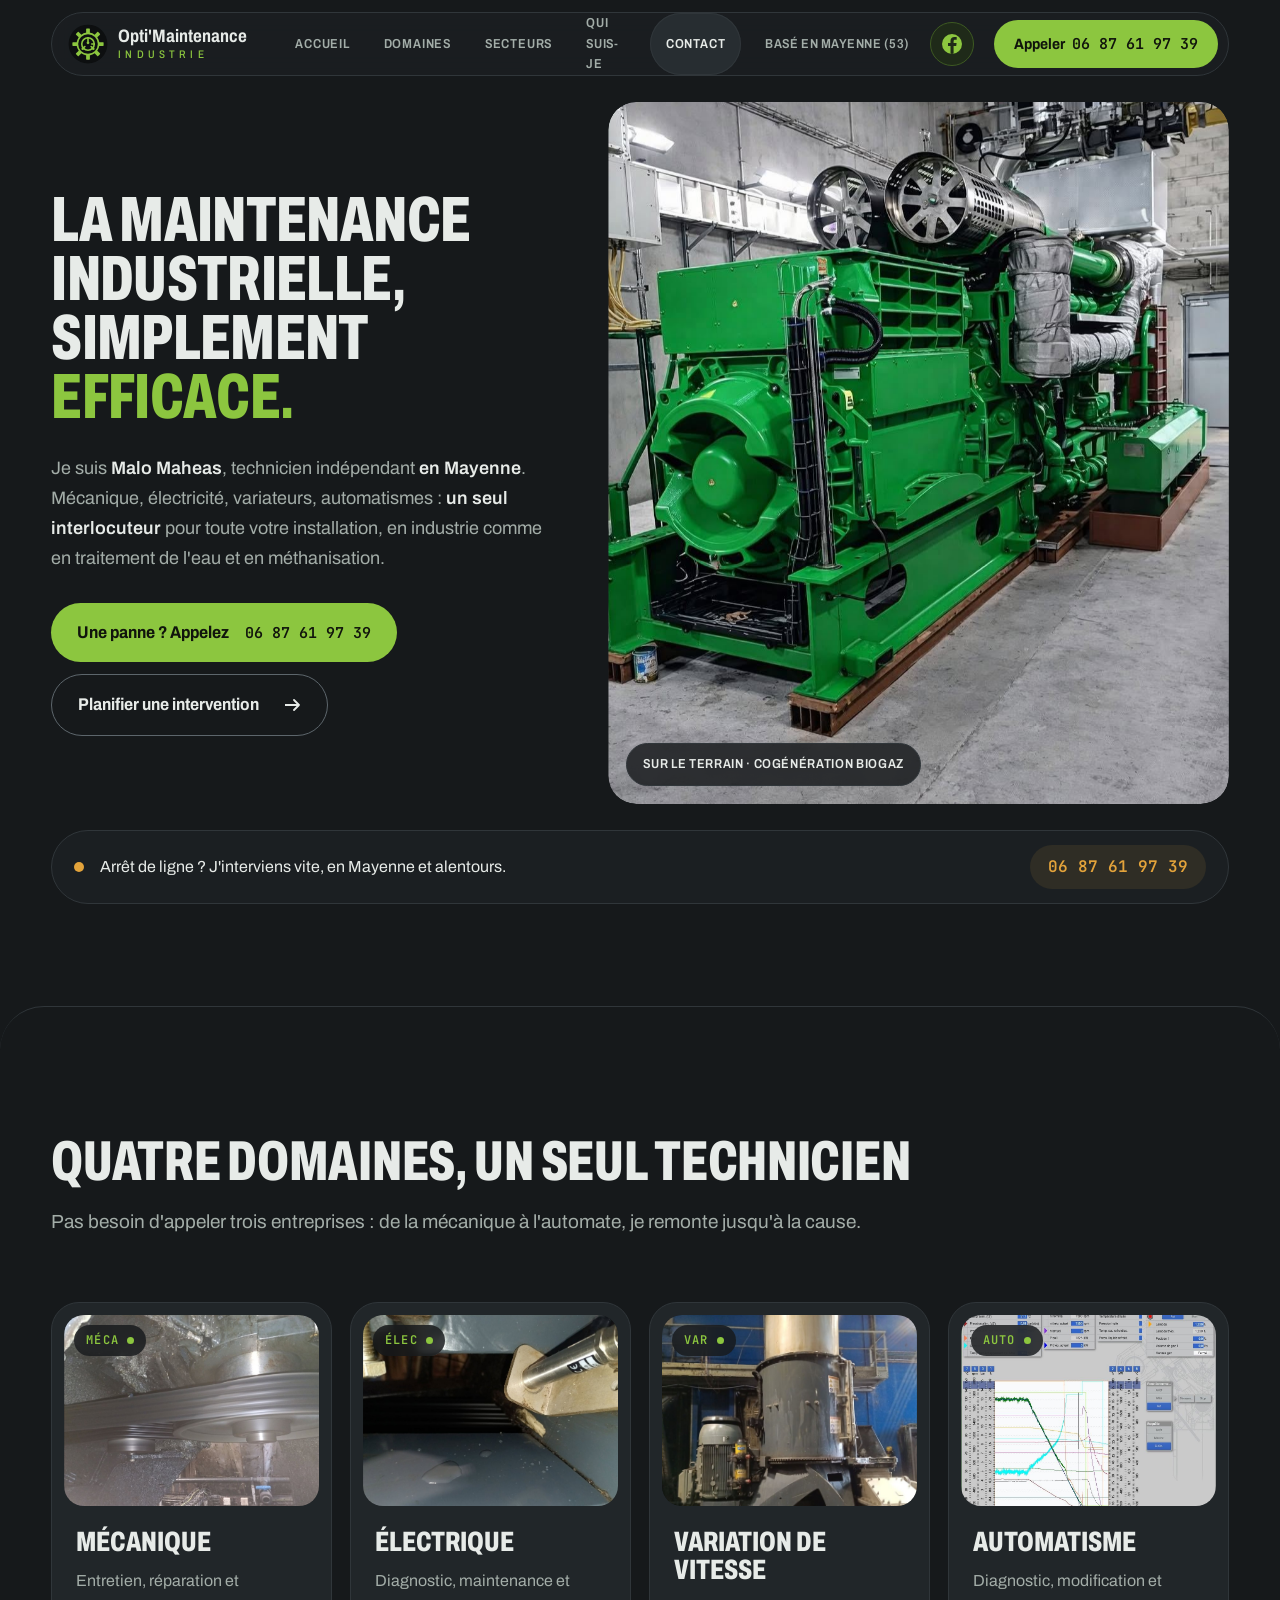
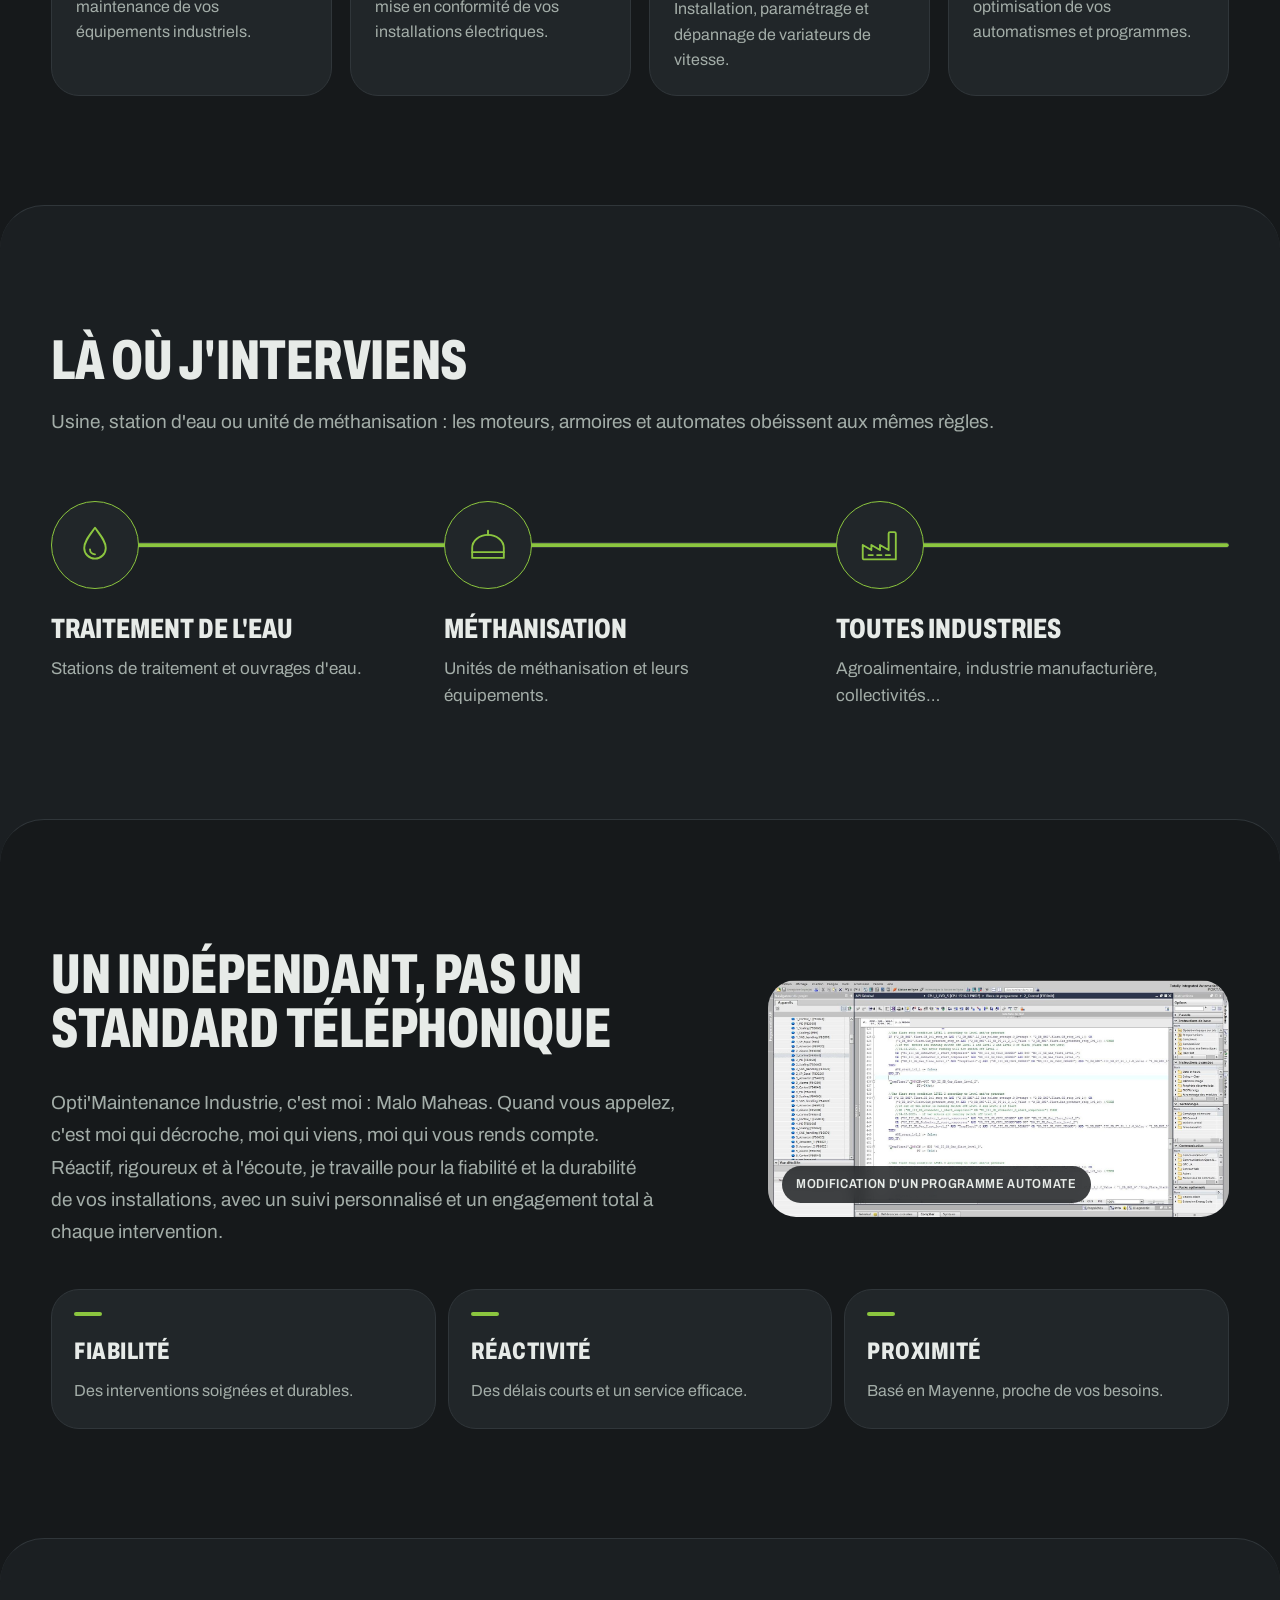
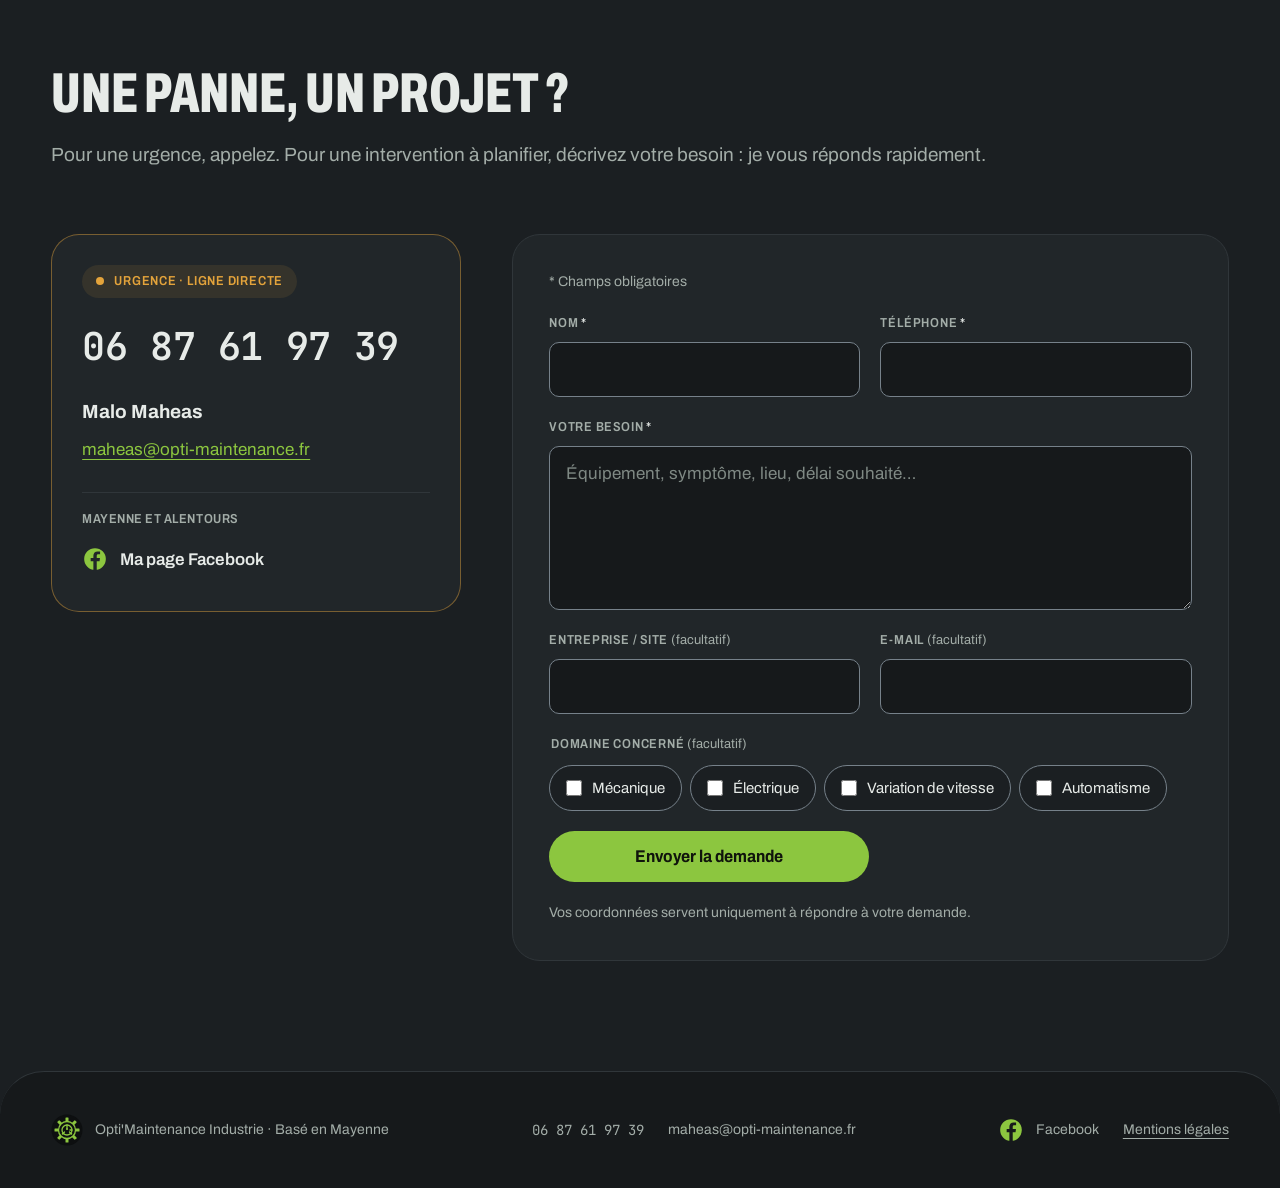
<file: index.html>
<!doctype html>
<html lang="fr">
<head>
<meta charset="utf-8">
<meta name="viewport" content="width=device-width, initial-scale=1">
<title>Opti'Maintenance Industrie · Maintenance industrielle en Mayenne</title>
<meta name="description" content="Malo Maheas, technicien indépendant en Mayenne : maintenance mécanique, électrique, variation de vitesse et automatisme pour l'industrie, le traitement de l'eau et la méthanisation.">
<meta name="theme-color" content="#16191b">
<link rel="canonical" href="https://guillaumegabourg.github.io/opti-maintenance-site/">
<link rel="icon" href="assets/logo.svg" type="image/svg+xml">
<meta property="og:type" content="website">
<meta property="og:title" content="Opti'Maintenance Industrie · La maintenance industrielle, simplement efficace.">
<meta property="og:description" content="Technicien indépendant en Mayenne : mécanique, électrique, variation de vitesse, automatisme.">
<meta property="og:url" content="https://guillaumegabourg.github.io/opti-maintenance-site/">
<meta property="og:locale" content="fr_FR">
<link rel="preload" href="fonts/archivo-latin.woff2" as="font" type="font/woff2" crossorigin>
<link rel="stylesheet" href="css/fonts.css">
<link rel="stylesheet" href="css/style.css">
<script>if(!matchMedia("(prefers-reduced-motion: reduce)").matches){document.documentElement.classList.add("js","boot");setTimeout(function(){var r=document.documentElement;if(!r.classList.contains("on"))r.classList.remove("boot")},3000)}</script>
<script type="application/ld+json">
{
  "@context": "https://schema.org",
  "@type": "LocalBusiness",
  "name": "Opti'Maintenance Industrie",
  "description": "Maintenance industrielle : mécanique, électrique, variation de vitesse, automatisme.",
  "url": "https://guillaumegabourg.github.io/opti-maintenance-site/",
  "telephone": "+33687619739",
  "email": "maheas@opti-maintenance.fr",
  "founder": {"@type": "Person", "name": "Malo Maheas"},
  "address": {"@type": "PostalAddress", "addressRegion": "Mayenne", "addressCountry": "FR"},
  "areaServed": "Mayenne",
  "sameAs": ["https://www.facebook.com/profile.php?id=61574341864979"]
}
</script>
</head>
<body>
<a class="skip" href="#contenu">Aller au contenu</a>
<svg width="0" height="0" style="position:absolute" aria-hidden="true"><symbol id="i-fb" viewBox="0 0 24 24"><path fill-rule="evenodd" d="M12 2a10 10 0 1 1 0 20 10 10 0 0 1 0-20zm1.6 20v-8h2.6l.4-3h-3V9.2c0-.9.3-1.5 1.5-1.5h1.6V5.1c-.3 0-1.2-.1-2.3-.1-2.3 0-3.9 1.4-3.9 4V11H8v3h2.5v8z"/></symbol></svg>

<header class="top">
  <span class="progress" aria-hidden="true"></span>
  <a class="brand" href="#" aria-label="Opti'Maintenance Industrie, accueil">
    <img src="assets/logo.svg" width="40" height="40" alt="">
    <span>Opti'Maintenance<small>Industrie</small></span>
  </a>
  <button class="menu-btn" aria-expanded="false" aria-controls="nav">Menu</button>
  <nav id="nav" aria-label="Navigation principale">
    <a href="#contenu" aria-current="true">Accueil</a>
    <a href="#domaines">Domaines</a>
    <a href="#secteurs">Secteurs</a>
    <a href="#malo">Qui suis-je</a>
    <a href="#contact">Contact</a>
  </nav>
  <p class="status">Basé en Mayenne (53)</p>
  <a class="fb-btn" href="https://www.facebook.com/profile.php?id=61574341864979" target="_blank" rel="noopener" aria-label="Opti'Maintenance Industrie sur Facebook (nouvel onglet)"><svg aria-hidden="true"><use href="#i-fb"/></svg></a>
  <a class="call" href="tel:+33687619739"><span class="call-l">Appeler</span> <span class="num">06 87 61 97 39</span></a>
</header>

<main id="contenu">

  <!-- ============ VUE D'ENSEMBLE ============ -->
  <section class="hero" aria-labelledby="h-hero">
    <div class="hero-copy">
      <h1 id="h-hero"><span class="ln"><span>La maintenance</span></span> <span class="ln"><span>industrielle,</span></span> <span class="ln"><span>simplement</span></span> <span class="ln"><span><em>efficace.</em></span></span></h1>
      <p class="lede">Je suis <b>Malo Maheas</b>, technicien indépendant <b>en Mayenne</b>. Mécanique, électricité, variateurs, automatismes : <b>un seul interlocuteur</b> pour toute votre installation, en industrie comme en traitement de l'eau et en méthanisation.</p>
      <div class="actions">
        <a class="btn btn-run" href="tel:+33687619739">Une panne ? Appelez <span class="num">06 87 61 97 39</span></a>
        <a class="btn btn-line go" href="#contact">Planifier une intervention</a>
      </div>
    </div>
    <figure class="hero-photo">
      <div class="shot">
        <img src="assets/photos/cogeneration.jpg" width="1024" height="1536" alt="Groupe moteur de cogénération vert dans une salle technique en béton, avec ses gaines et ses câbles." fetchpriority="high">
      </div>
      <figcaption>Sur le terrain · cogénération biogaz</figcaption>
    </figure>
  </section>
  <aside class="alarm" aria-label="Dépannage">
    <span class="alarm-k" aria-hidden="true"></span>
    <p>Arrêt de ligne ? J'interviens vite, en Mayenne et alentours.</p>
    <a href="tel:+33687619739">06 87 61 97 39</a>
  </aside>

  <!-- ============ DOMAINES ============ -->
  <section id="domaines" class="band" aria-labelledby="h-dom">
    <div class="band-head">
      <h2 id="h-dom">Quatre domaines, un seul technicien</h2>
      <p>Pas besoin d'appeler trois entreprises : de la mécanique à l'automate, je remonte jusqu'à la cause.</p>
    </div>
    <div class="plates" role="list">
      <article class="plate" role="listitem" id="d-meca">
        <figure class="plate-ph"><img src="assets/photos/transmission.jpg" width="1600" height="1047" alt="Transmission par courroies et poulies en rotation sur une machine industrielle." loading="lazy"><p class="plate-id">MÉCA</p></figure><h3>Mécanique</h3>
        <p class="plate-what">Entretien, réparation et maintenance de vos équipements industriels.</p>
      </article>
      <article class="plate" role="listitem" id="d-elec">
        <figure class="plate-ph"><img src="assets/photos/capteur.jpg" width="1600" height="1047" alt="Capteur inductif inox monté sur son support, au plus près d'une pièce mécanique." loading="lazy"><p class="plate-id">ÉLEC</p></figure><h3>Électrique</h3>
        <p class="plate-what">Diagnostic, maintenance et mise en conformité de vos installations électriques.</p>
      </article>
      <article class="plate" role="listitem" id="d-var">
        <figure class="plate-ph"><img src="assets/photos/moteur-reducteur.jpg" width="1100" height="1312" alt="Moteur électrique et réducteur entraînant une machine de process dans une usine." loading="lazy"><p class="plate-id">VAR</p></figure><h3>Variation de vitesse</h3>
        <p class="plate-what">Installation, paramétrage et dépannage de variateurs de vitesse.</p>
      </article>
      <article class="plate" role="listitem" id="d-auto">
        <figure class="plate-ph"><img src="assets/photos/ihm-diagnostic.jpg" width="958" height="1050" alt="Écran de diagnostic d'un moteur : courbes de régime et de température pendant une phase d'arrêt." loading="lazy"><p class="plate-id">AUTO</p></figure><h3>Automatisme</h3>
        <p class="plate-what">Diagnostic, modification et optimisation de vos automatismes et programmes.</p>
      </article>
    </div>
  </section>

  <!-- ============ SECTEURS ============ -->
  <section id="secteurs" class="band band-alt" aria-labelledby="h-sec">
    <div class="band-head">
      <h2 id="h-sec">Là où j'interviens</h2>
      <p>Usine, station d'eau ou unité de méthanisation : les moteurs, armoires et automates obéissent aux mêmes règles.</p>
    </div>
    <ol class="line">
      <li>
        <svg viewBox="0 0 64 64" aria-hidden="true"><path d="M32 8c8 11 15 19 15 28a15 15 0 0 1-30 0c0-9 7-17 15-28z"/><path d="M25 38a7 7 0 0 0 7 7"/></svg>
        <h3>Traitement de l'eau</h3>
        <p>Stations de traitement et ouvrages d'eau.</p>
      </li>
      <li>
        <svg viewBox="0 0 64 64" aria-hidden="true"><path d="M10 50V36a22 18 0 0 1 44 0v14z"/><path d="M10 42h44M32 18v-6"/></svg>
        <h3>Méthanisation</h3>
        <p>Unités de méthanisation et leurs équipements.</p>
      </li>
      <li>
        <svg viewBox="0 0 64 64" aria-hidden="true"><path d="M8 52V32l12 7v-7l12 7v-7l12 7V16a2 2 0 0 1 2-2h6a2 2 0 0 1 2 2v36z"/><path d="M16 46h6M28 46h6M40 46h6"/></svg>
        <h3>Toutes industries</h3>
        <p>Agroalimentaire, industrie manufacturière, collectivités…</p>
      </li>
    </ol>
  </section>

  <!-- ============ QUI SUIS-JE ============ -->
  <section id="malo" class="band" aria-labelledby="h-malo">
    <div class="who">
      <div class="who-copy">
        <h2 id="h-malo">Un indépendant, pas un standard téléphonique</h2>
        <p>Opti'Maintenance Industrie, c'est moi : Malo Maheas. Quand vous appelez, c'est moi qui décroche, moi qui viens, moi qui vous rends compte. Réactif, rigoureux et à l'écoute, je travaille pour la fiabilité et la durabilité de vos installations, avec un suivi personnalisé et un engagement total à chaque intervention.</p>
      </div>
      <figure class="who-ph"><img src="assets/photos/programme-automate.jpg" width="1600" height="825" alt="Programme d'automate ouvert dans le logiciel de programmation : blocs de commande et conditions de démarrage." loading="lazy"><figcaption>Modification d'un programme automate</figcaption></figure>
      <dl class="values">
        <div><dt>Fiabilité</dt><dd>Des interventions soignées et durables.</dd></div>
        <div><dt>Réactivité</dt><dd>Des délais courts et un service efficace.</dd></div>
        <div><dt>Proximité</dt><dd>Basé en Mayenne, proche de vos besoins.</dd></div>
      </dl>
    </div>
  </section>

  <!-- ============ CONTACT ============ -->
  <section id="contact" class="band band-alt" aria-labelledby="h-contact">
    <div class="band-head">
      <h2 id="h-contact">Une panne, un projet ?</h2>
      <p>Pour une urgence, appelez. Pour une intervention à planifier, décrivez votre besoin : je vous réponds rapidement.</p>
    </div>
    <div class="contact">
      <div class="direct">
        <p class="direct-k">Urgence · ligne directe</p>
        <a class="direct-tel" href="tel:+33687619739">06 87 61 97 39</a>
        <p class="direct-who">Malo Maheas</p>
        <a class="direct-mail" href="mailto:maheas@opti-maintenance.fr">maheas@opti-maintenance.fr</a>
        <p class="direct-zone">Mayenne et alentours</p>
        <a class="fb-link" href="https://www.facebook.com/profile.php?id=61574341864979" target="_blank" rel="noopener"><svg aria-hidden="true"><use href="#i-fb"/></svg>Ma page Facebook</a>
      </div>

      <form class="bon" name="intervention" method="POST" data-netlify="true" netlify-honeypot="societe-web" novalidate>
        <input type="hidden" name="form-name" value="intervention">
        <p class="hp"><label>Ne pas remplir <input name="societe-web" tabindex="-1" autocomplete="off"></label></p>
        <p class="req-note"><span aria-hidden="true">*</span> Champs obligatoires</p>
        <div class="row">
          <div class="f"><label for="f-nom">Nom <span class="req" aria-hidden="true">*</span></label><input id="f-nom" name="nom" autocomplete="name" required aria-describedby="e-nom"><p class="f-err" id="e-nom"></p></div>
          <div class="f"><label for="f-tel">Téléphone <span class="req" aria-hidden="true">*</span></label><input id="f-tel" name="telephone" type="tel" autocomplete="tel" required aria-describedby="e-tel"><p class="f-err" id="e-tel"></p></div>
        </div>
        <div class="f"><label for="f-msg">Votre besoin <span class="req" aria-hidden="true">*</span></label><textarea id="f-msg" name="message" rows="5" required placeholder="Équipement, symptôme, lieu, délai souhaité…" aria-describedby="e-msg"></textarea><p class="f-err" id="e-msg"></p></div>
        <div class="row">
          <div class="f"><label for="f-ent">Entreprise / site <span class="opt">(facultatif)</span></label><input id="f-ent" name="entreprise" autocomplete="organization"></div>
          <div class="f"><label for="f-mail">E-mail <span class="opt">(facultatif)</span></label><input id="f-mail" name="email" type="email" autocomplete="email" aria-describedby="e-mail"><p class="f-err" id="e-mail"></p></div>
        </div>
        <fieldset class="doms">
          <legend>Domaine concerné <span class="opt">(facultatif)</span></legend>
          <label><input type="checkbox" name="domaine" value="Mécanique"> Mécanique</label>
          <label><input type="checkbox" name="domaine" value="Électrique"> Électrique</label>
          <label><input type="checkbox" name="domaine" value="Variation de vitesse"> Variation de vitesse</label>
          <label><input type="checkbox" name="domaine" value="Automatisme"> Automatisme</label>
        </fieldset>
        <p class="form-msg" role="status" aria-live="polite"></p>
        <button class="btn btn-run" type="submit">Envoyer la demande</button>
        <p class="rgpd">Vos coordonnées servent uniquement à répondre à votre demande.</p>
      </form>    </div>
  </section>
</main>

<footer class="foot">
  <div class="foot-brand"><img src="assets/logo.svg" width="32" height="32" alt=""> Opti'Maintenance Industrie · Basé en Mayenne</div>
  <p class="foot-contact"><a href="tel:+33687619739" class="num">06 87 61 97 39</a><a href="mailto:maheas@opti-maintenance.fr">maheas@opti-maintenance.fr</a></p>
  <nav aria-label="Liens secondaires">
    <a class="fb-link" href="https://www.facebook.com/profile.php?id=61574341864979" target="_blank" rel="noopener"><svg aria-hidden="true"><use href="#i-fb"/></svg>Facebook</a>
    <a href="mentions-legales.html">Mentions légales</a>
  </nav>
</footer>

<a class="mob-call" href="tel:+33687619739">Appeler · <span class="num">06 87 61 97 39</span></a>

<script src="js/main.js" defer></script>
</body>
</html>
</file>
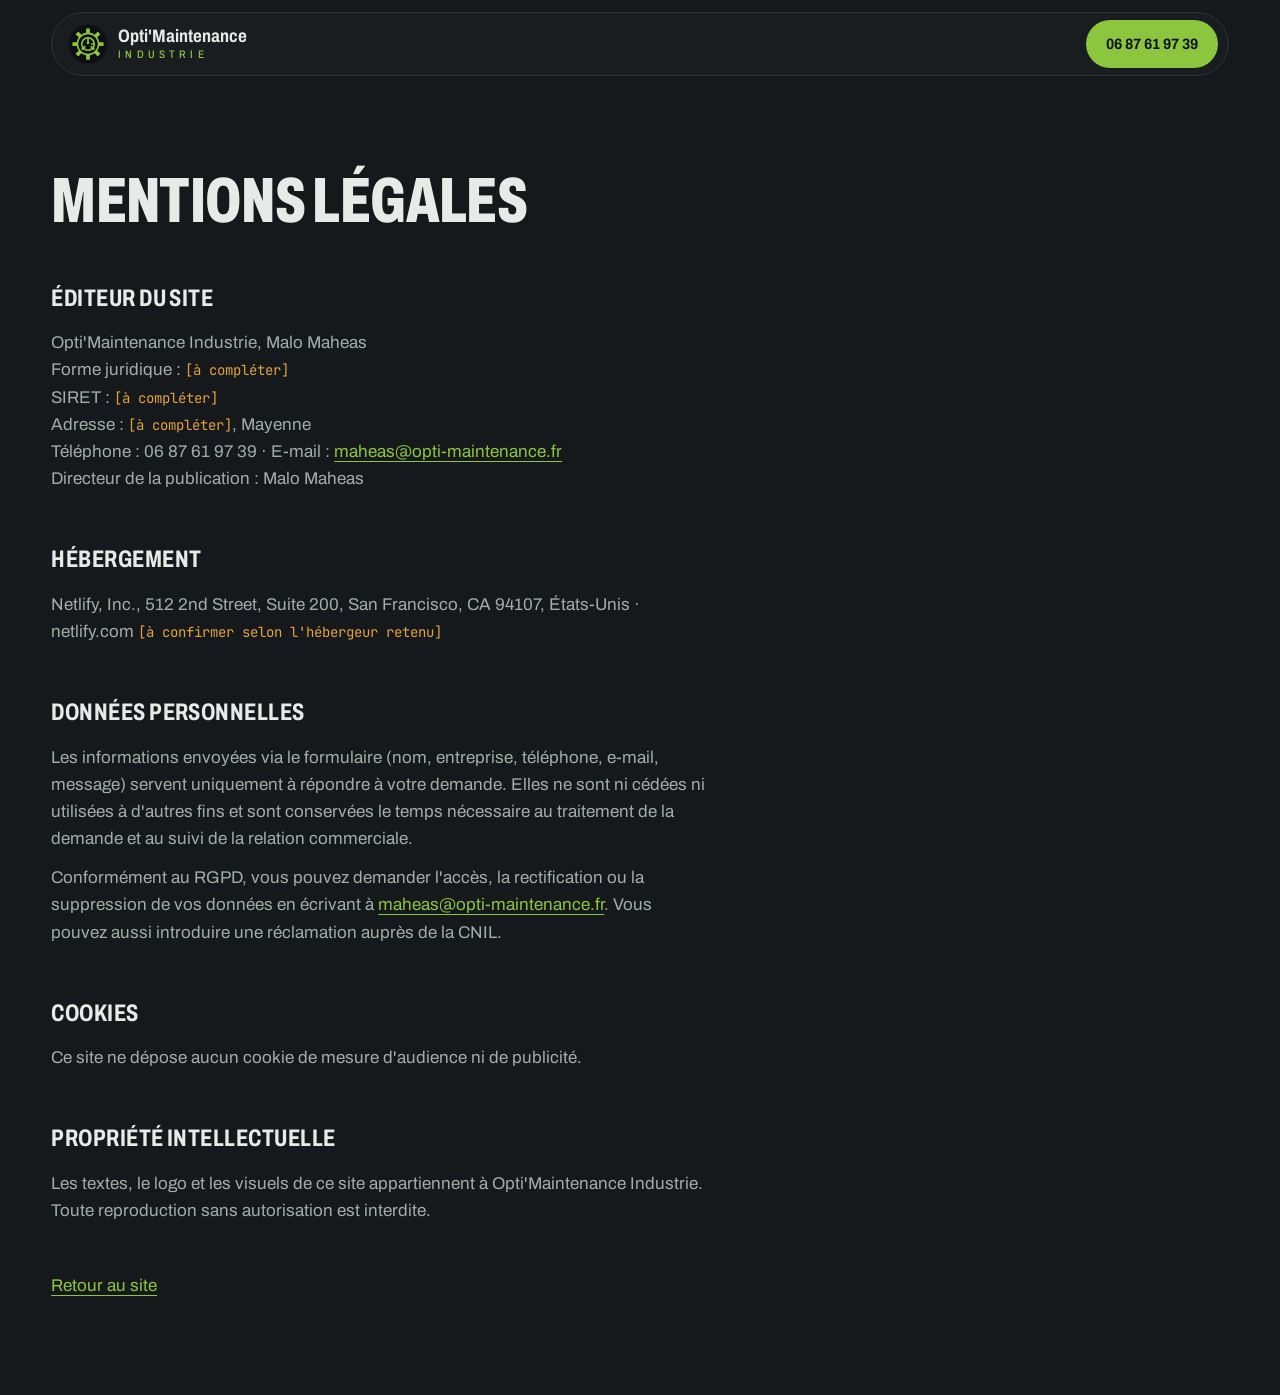
<file: mentions-legales.html>
<!doctype html>
<html lang="fr">
<head>
<meta charset="utf-8">
<meta name="viewport" content="width=device-width, initial-scale=1">
<title>Mentions légales · Opti'Maintenance Industrie</title>
<meta name="robots" content="noindex">
<link rel="icon" href="assets/logo.svg" type="image/svg+xml">
<link rel="preload" href="fonts/archivo-latin.woff2" as="font" type="font/woff2" crossorigin>
<link rel="stylesheet" href="css/fonts.css">
<link rel="stylesheet" href="css/style.css">
<style>
  .legal{max-width:760px;padding:clamp(48px,8vw,96px) var(--gut)}
  .legal h1{font-size:clamp(40px,5vw,64px)}
  .legal h2{margin-top:48px;font-stretch:72%;font-size:24px;text-transform:uppercase;letter-spacing:.02em}
  .legal p{margin-top:12px;color:var(--ink-2)}
  .legal mark{background:none;color:var(--warn);font-family:var(--mono);font-size:14px}
  .legal a{color:var(--run)}
</style>
</head>
<body>
<header class="top">
  <a class="brand" href="index.html"><img src="assets/logo.svg" width="40" height="40" alt=""><span>Opti'Maintenance<small>Industrie</small></span></a>
  <a class="call" href="tel:+33687619739" style="margin-left:auto">06 87 61 97 39</a>
</header>
<main class="legal">
  <h1>Mentions légales</h1>

  <h2>Éditeur du site</h2>
  <p>Opti'Maintenance Industrie, Malo Maheas<br>
  Forme juridique : <mark>[à compléter]</mark><br>
  SIRET : <mark>[à compléter]</mark><br>
  Adresse : <mark>[à compléter]</mark>, Mayenne<br>
  Téléphone : 06 87 61 97 39 · E-mail : <a href="mailto:maheas@opti-maintenance.fr">maheas@opti-maintenance.fr</a><br>
  Directeur de la publication : Malo Maheas</p>

  <h2>Hébergement</h2>
  <p>Netlify, Inc., 512 2nd Street, Suite 200, San Francisco, CA 94107, États-Unis · netlify.com <mark>[à confirmer selon l'hébergeur retenu]</mark></p>

  <h2>Données personnelles</h2>
  <p>Les informations envoyées via le formulaire (nom, entreprise, téléphone, e-mail, message) servent uniquement à répondre à votre demande. Elles ne sont ni cédées ni utilisées à d'autres fins et sont conservées le temps nécessaire au traitement de la demande et au suivi de la relation commerciale.</p>
  <p>Conformément au RGPD, vous pouvez demander l'accès, la rectification ou la suppression de vos données en écrivant à <a href="mailto:maheas@opti-maintenance.fr">maheas@opti-maintenance.fr</a>. Vous pouvez aussi introduire une réclamation auprès de la CNIL.</p>

  <h2>Cookies</h2>
  <p>Ce site ne dépose aucun cookie de mesure d'audience ni de publicité.</p>

  <h2>Propriété intellectuelle</h2>
  <p>Les textes, le logo et les visuels de ce site appartiennent à Opti'Maintenance Industrie. Toute reproduction sans autorisation est interdite.</p>

  <p style="margin-top:48px"><a href="index.html">Retour au site</a></p>
</main>
</body>
</html>
</file>
<file: css/fonts.css>
/* Polices auto-hébergées (Archivo, JetBrains Mono · SIL Open Font License) */
@font-face{font-family:"Archivo";font-style:normal;font-weight:400 800;font-stretch:62% 100%;font-display:swap;src:url(../fonts/archivo-latin.woff2) format("woff2");unicode-range:U+0000-00FF,U+0131,U+0152-0153,U+02BB-02BC,U+02C6,U+02DA,U+02DC,U+0304,U+0308,U+0329,U+2000-206F,U+20AC,U+2122,U+2191,U+2193,U+2212,U+2215,U+FEFF,U+FFFD}
@font-face{font-family:"Archivo";font-style:normal;font-weight:400 800;font-stretch:62% 100%;font-display:swap;src:url(../fonts/archivo-latin-ext.woff2) format("woff2");unicode-range:U+0100-02BA,U+02BD-02C5,U+02C7-02CC,U+02CE-02D7,U+02DD-02FF,U+0304,U+0308,U+0329,U+1D00-1DBF,U+1E00-1E9F,U+1EF2-1EFF,U+2020,U+20A0-20AB,U+20AD-20C4,U+2113,U+2C60-2C7F,U+A720-A7FF}
@font-face{font-family:"JetBrains Mono";font-style:normal;font-weight:400 600;font-display:swap;src:url(../fonts/jetbrainsmono-latin.woff2) format("woff2");unicode-range:U+0000-00FF,U+0131,U+0152-0153,U+02BB-02BC,U+02C6,U+02DA,U+02DC,U+0304,U+0308,U+0329,U+2000-206F,U+20AC,U+2122,U+2191,U+2193,U+2212,U+2215,U+FEFF,U+FFFD}
@font-face{font-family:"JetBrains Mono";font-style:normal;font-weight:400 600;font-display:swap;src:url(../fonts/jetbrainsmono-latin-ext.woff2) format("woff2");unicode-range:U+0100-02BA,U+02BD-02C5,U+02C7-02CC,U+02CE-02D7,U+02DD-02FF,U+0304,U+0308,U+0329,U+1D00-1DBF,U+1E00-1E9F,U+1EF2-1EFF,U+2020,U+20A0-20AB,U+20AD-20C4,U+2113,U+2C60-2C7F,U+A720-A7FF}
</file>
<file: css/style.css>
/* Opti'Maintenance Industrie · graphite, vert « en marche », formes arrondies */
:root{
  --ground:#16191b;
  --ground-2:#1b1f22;
  --panel:#212629;
  --panel-2:#272d31;
  --seam:#30363a;
  --line:#5d666c;
  --edge:#76818a;
  --placeholder:#7f8984;
  --ink:#e7ebe8;
  --ink-2:#a3ada8;
  --run:#8cc63f;
  --run-hover:#9fd657;
  --run-ink:#10140c;
  --run-dim:#3e5a22;
  --run-tint:#1f2a19;
  --warn:#e3a33b;
  --display:"Archivo", "Arial Narrow", sans-serif;
  --mono:"JetBrains Mono", ui-monospace, monospace;
  --r-sm:10px;
  --r:16px;
  --r-lg:28px;
  --r-sheet:44px;
  --pill:999px;
  --gut:clamp(16px, 4vw, 56px);
  --ease:cubic-bezier(.16,1,.3,1);
  --ease-io:cubic-bezier(.65,0,.35,1);
  --lift:0 18px 40px -18px rgba(0,0,0,.6);
}

*{box-sizing:border-box}
html{scroll-behavior:smooth;scroll-padding-top:96px;-webkit-text-size-adjust:100%}
body{margin:0;background:var(--ground);color:var(--ink);font-family:var(--display);font-stretch:100%;font-size:17px;line-height:1.6;scrollbar-color:var(--line) var(--ground);overflow-x:hidden}
::selection{background:var(--run);color:var(--run-ink)}
::-webkit-scrollbar{width:10px}
::-webkit-scrollbar-track{background:var(--ground)}
::-webkit-scrollbar-thumb{background:var(--seam);border:2px solid var(--ground);border-radius:var(--pill)}
img,svg{display:block;max-width:100%}
h1,h2,h3,p,ul,ol,dl,dd,figure{margin:0}
ul,ol{padding:0;list-style:none}
a{color:inherit;text-underline-offset:4px}
:focus-visible{outline:2px solid var(--run);outline-offset:3px;border-radius:var(--r-sm)}

.skip{position:absolute;left:-999px;top:8px;background:var(--run);color:var(--run-ink);padding:10px 16px;z-index:100;font-weight:700;border-radius:var(--pill)}
.skip:focus{left:8px}
.num{font-family:var(--mono);font-variant-numeric:tabular-nums}

/* ---------- en-tête flottant ---------- */
.top{position:sticky;top:12px;z-index:50;display:flex;align-items:center;gap:20px;height:64px;margin:12px var(--gut) 0;padding:0 10px 0 16px;background:rgba(27,31,34,.86);border:1px solid var(--seam);border-radius:var(--pill);backdrop-filter:saturate(1.2) blur(10px);-webkit-backdrop-filter:saturate(1.2) blur(10px);transition:background .3s,box-shadow .3s}
.top.scrolled{background:rgba(27,31,34,.94);box-shadow:var(--lift)}
.brand{display:flex;align-items:center;gap:10px;text-decoration:none;font-weight:700;font-stretch:80%;font-size:18px;line-height:1.05;flex-shrink:0}
.brand small{display:block;font-weight:500;font-size:11px;letter-spacing:.38em;text-transform:uppercase;color:var(--run);margin-top:3px}
#nav{position:relative;display:flex;align-items:center;gap:2px;margin-left:8px;padding:4px;border-radius:var(--pill)}
#nav a{position:relative;z-index:1;display:flex;align-items:center;min-height:44px;padding:0 16px;border-radius:var(--pill);color:var(--ink-2);text-decoration:none;font-size:13px;font-stretch:85%;font-weight:600;letter-spacing:.06em;text-transform:uppercase;transition:color .25s}
#nav a:hover{color:var(--ink)}
#nav a[aria-current]{color:var(--ink)}
.nav-pill{position:absolute;z-index:0;top:4px;bottom:4px;left:0;width:0;border-radius:var(--pill);background:var(--panel-2);box-shadow:inset 0 0 0 1px var(--seam);transition:transform .5s var(--ease),width .5s var(--ease),opacity .3s}
.status{margin-left:auto;display:flex;align-items:center;gap:8px;font-stretch:85%;font-weight:600;font-size:13px;color:var(--ink-2);text-transform:uppercase;letter-spacing:.04em;white-space:nowrap}
.call .num,.mob-call .num{font-size:inherit;font-weight:600;margin-left:4px}
.call{background:var(--run);color:var(--run-ink);font-weight:700;font-stretch:90%;padding:12px 20px;border-radius:var(--pill);text-decoration:none;font-size:15px;white-space:nowrap;font-variant-numeric:tabular-nums;transition:background .2s,transform .15s var(--ease)}
.call:hover{background:var(--run-hover)}
.call:active{transform:scale(.96)}
.menu-btn{display:none}
.progress{position:absolute;left:28px;right:28px;bottom:-1px;height:2px;border-radius:var(--pill);background:var(--run);transform:scaleX(var(--p,0));transform-origin:0 50%;pointer-events:none}

/* ---------- hero ---------- */
.hero{display:grid;grid-template-columns:minmax(380px,6fr) 7fr;gap:clamp(16px,2vw,32px);min-height:calc(100svh - 76px - 96px);padding:clamp(16px,2vw,28px) var(--gut) 0}
.hero-copy{padding:clamp(24px,5vh,64px) clamp(0px,2vw,32px) 24px 0;display:flex;flex-direction:column;justify-content:center}
h1{font-stretch:66%;font-weight:800;font-size:clamp(52px,5vw,84px);line-height:.92;letter-spacing:-.01em;text-transform:uppercase}
h1 .ln{display:block;overflow:hidden;padding-bottom:.05em;margin-bottom:-.05em}
h1 .ln>span{display:block}
h1 em{font-style:normal;color:var(--run)}
.lede{margin-top:28px;font-size:clamp(18px,1.4vw,21px);line-height:1.65;color:var(--ink-2);max-width:54ch;text-wrap:pretty}
.lede b{color:var(--ink);font-weight:600}
.actions{margin-top:30px;display:flex;flex-wrap:wrap;gap:12px}
.btn{position:relative;display:inline-flex;justify-content:space-between;align-items:center;gap:16px;padding:16px 26px;border-radius:var(--pill);text-decoration:none;font-family:var(--display);font-weight:700;font-stretch:90%;font-size:17px;border:0;cursor:pointer;overflow:hidden;isolation:isolate;transition:background .25s,border-color .25s,color .25s,transform .15s var(--ease),box-shadow .3s var(--ease)}
.btn:active{transform:scale(.97)}
.btn-run{background:var(--run);color:var(--run-ink)}
.btn-run:hover{background:var(--run-hover);box-shadow:var(--lift)}
.btn-line{border:1px solid var(--line);color:var(--ink)}
.btn-line::before{content:"";position:absolute;inset:0;z-index:-1;border-radius:inherit;background:var(--panel-2);transform:scaleX(0);transform-origin:0 50%;transition:transform .45s var(--ease)}
.btn-line:hover{border-color:var(--run)}
.btn-line:hover::before{transform:scaleX(1)}
.btn .num{font-size:15px;font-weight:600}
.go::after{content:"";display:inline-block;width:16px;height:12px;margin-left:10px;vertical-align:-1px;background:currentColor;-webkit-mask:url("data:image/svg+xml,%3Csvg xmlns='http://www.w3.org/2000/svg' viewBox='0 0 16 12'%3E%3Cpath d='M0 6h14M9 1l5 5-5 5' fill='none' stroke='black' stroke-width='1.8' stroke-linecap='round' stroke-linejoin='round'/%3E%3C/svg%3E") no-repeat center/contain;mask:url("data:image/svg+xml,%3Csvg xmlns='http://www.w3.org/2000/svg' viewBox='0 0 16 12'%3E%3Cpath d='M0 6h14M9 1l5 5-5 5' fill='none' stroke='black' stroke-width='1.8' stroke-linecap='round' stroke-linejoin='round'/%3E%3C/svg%3E") no-repeat center/contain;transition:transform .35s var(--ease)}
.go:hover::after{transform:translateX(5px)}

.hero-photo{position:relative;margin:0;min-height:0;border-radius:var(--r-lg);overflow:hidden;background:var(--panel)}
.shot{position:absolute;inset:0;overflow:hidden;border-radius:inherit}
.shot img{width:100%;height:100%;object-fit:cover;object-position:50% 55%;transform:translateY(var(--py,0px)) scale(var(--z,1));scale:1;transform-origin:50% 60%;will-change:transform}
.hero-photo figcaption{position:absolute;left:18px;bottom:18px;display:flex;align-items:center;gap:10px;padding:10px 16px;background:rgba(22,25,27,.82);backdrop-filter:blur(8px);-webkit-backdrop-filter:blur(8px);border:1px solid var(--seam);border-radius:var(--pill);font-stretch:85%;font-weight:600;font-size:13px;letter-spacing:.05em;text-transform:uppercase;color:var(--ink)}

/* ---------- mise en marche (JS : .boot puis .on) ---------- */
.boot .hero-photo{clip-path:inset(12% 10% 12% 10% round var(--r-lg))}
.boot .shot img{scale:1.12}
.boot h1 .ln>span{transform:translateY(108%)}
.boot .lede,.boot .actions,.boot .hero-photo figcaption,.boot .alarm{opacity:0;transform:translateY(14px)}
.boot .top{opacity:0;transform:translateY(-14px)}
.on .top{transition:opacity .6s var(--ease),transform .7s var(--ease),background .3s,box-shadow .3s}
.on .hero-photo{clip-path:inset(0 0 0 0 round var(--r-lg));transition:clip-path 1.1s var(--ease) .05s}
.on .shot img{transition:scale 1.8s var(--ease) .05s}
.on h1 .ln>span{transform:none;transition:transform .8s var(--ease) .15s}
.on h1 .ln:nth-child(2)>span{transition-delay:.23s}
.on h1 .ln:nth-child(3)>span{transition-delay:.31s}
.on h1 .ln:nth-child(4)>span{transition-delay:.39s}
.on .lede{transition:opacity .7s var(--ease) .55s,transform .8s var(--ease) .55s}
.on .actions{transition:opacity .7s var(--ease) .65s,transform .8s var(--ease) .65s}
.on .hero-photo figcaption{transition:opacity .6s var(--ease) 1s,transform .7s var(--ease) 1s}
.on .alarm{transition:opacity .6s var(--ease) .85s,transform .7s var(--ease) .85s}

/* ---------- bandeau urgence ---------- */
.alarm{display:flex;align-items:center;flex-wrap:wrap;gap:10px 16px;margin:clamp(16px,2vw,28px) var(--gut) 0;padding:14px 22px;background:var(--ground-2);border:1px solid var(--seam);border-radius:var(--pill);font-size:16px}
.alarm-k{width:10px;height:10px;border-radius:50%;background:var(--warn);flex-shrink:0}
.alarm a{margin-left:auto;display:inline-flex;align-items:center;min-height:44px;font-family:var(--mono);font-weight:600;color:var(--warn);text-decoration:none;white-space:nowrap;padding:0 18px;border-radius:var(--pill);background:rgba(227,163,59,.1);transition:background .25s}
.alarm a:hover{background:rgba(227,163,59,.2)}

/* ---------- sections en feuilles empilées ---------- */
.band{position:relative;padding:clamp(72px,10vw,128px) var(--gut) clamp(96px,12vw,160px);background:var(--ground);border-top:1px solid var(--seam);border-radius:var(--r-sheet) var(--r-sheet) 0 0;margin-top:calc(var(--r-sheet) * -1)}
#domaines{margin-top:clamp(56px,8vw,112px)}
.band-alt{background:var(--ground-2)}
.band-head{display:grid;grid-template-columns:minmax(0,1fr) minmax(0,1fr);gap:24px clamp(32px,5vw,80px);align-items:end;margin-bottom:clamp(40px,5vw,64px)}
.band h2{font-stretch:66%;font-weight:800;font-size:clamp(38px,4.4vw,64px);line-height:.95;text-transform:uppercase;letter-spacing:-.005em;text-wrap:balance}
.band-head p{color:var(--ink-2);font-size:clamp(19px,1.35vw,21px);line-height:1.65;max-width:56ch;text-wrap:pretty}
#contact .band-head,#secteurs .band-head,#domaines .band-head{display:block}
#contact .band-head p,#secteurs .band-head p,#domaines .band-head p{margin-top:18px;max-width:none;text-wrap:balance}

/* domaines */
.plates{display:grid;grid-template-columns:repeat(4,minmax(0,1fr));gap:clamp(12px,1.4vw,20px)}
.plate{position:relative;display:flex;flex-direction:column;padding:12px 12px 22px;background:var(--panel);border:1px solid var(--seam);border-radius:var(--r-lg);transition:transform .5s var(--ease),box-shadow .5s var(--ease),border-color .4s,background .4s}
.plate:hover{transform:translateY(-6px);box-shadow:var(--lift);border-color:var(--line)}
.plate:target,.plate.lit{border-color:var(--run);background:var(--run-tint)}
.plate-ph{position:relative;aspect-ratio:4/3;overflow:hidden;border-radius:calc(var(--r-lg) - 8px);background:var(--ground)}
.plate-ph img{width:100%;height:100%;object-fit:cover;transition:transform .9s var(--ease)}
.plate:hover .plate-ph img{transform:scale(1.06)}
.plate-id{position:absolute;left:10px;top:10px;display:inline-flex;align-items:center;gap:8px;padding:6px 12px;font-family:var(--mono);font-size:12px;font-weight:600;color:var(--run);letter-spacing:.1em;background:rgba(22,25,27,.82);backdrop-filter:blur(6px);-webkit-backdrop-filter:blur(6px);border-radius:var(--pill)}
.plate-id::after{content:"";width:7px;height:7px;border-radius:50%;background:var(--run)}
.plate h3{margin:22px 12px 0;font-stretch:70%;font-weight:800;font-size:28px;line-height:1;text-transform:uppercase}
.plate-what{margin:12px 12px 0;color:var(--ink-2);font-size:16px;line-height:1.6}

/* secteurs : conduite et stations */
.line{position:relative;display:grid;grid-template-columns:repeat(3,minmax(0,1fr))}
.line::before{content:"";position:absolute;left:44px;right:0;top:41px;height:6px;border-radius:var(--pill);background:var(--seam)}
.line::after{content:"";position:absolute;left:44px;right:0;top:42px;height:4px;border-radius:var(--pill);background:var(--run)}
.line li{position:relative;z-index:1;padding-right:32px}
.line svg{width:88px;height:88px;padding:20px;border-radius:50%;background:var(--panel);border:1.6px solid var(--run);fill:none;stroke:var(--run);stroke-width:2.6;stroke-linejoin:round;stroke-linecap:round;transition:border-color .6s,stroke .6s,background .6s,transform .7s var(--ease)}
.line h3{margin-top:26px;font-stretch:70%;font-weight:800;font-size:28px;line-height:1;text-transform:uppercase}
.line p{margin-top:12px;color:var(--ink-2);max-width:34ch;line-height:1.6}

/* qui suis-je */
.who{display:grid;grid-template-columns:minmax(0,7fr) minmax(0,5fr);gap:40px 72px;align-items:start}
.who-copy p{margin-top:32px;font-size:clamp(19px,1.35vw,21px);line-height:1.7;color:var(--ink-2);max-width:62ch;text-wrap:pretty}
.who-ph{grid-column:2;grid-row:1;align-self:center;margin:0;position:relative;border-radius:var(--r-lg);overflow:hidden;background:var(--panel)}
.who-ph img{width:100%;height:100%;max-height:640px;object-fit:cover;object-position:50% 30%;transition:transform 1.2s var(--ease)}
.who-ph:hover img{transform:scale(1.03)}
.who-ph figcaption{position:absolute;left:14px;bottom:14px;padding:8px 14px;background:rgba(22,25,27,.82);backdrop-filter:blur(6px);-webkit-backdrop-filter:blur(6px);border-radius:var(--pill);font-stretch:85%;font-weight:600;font-size:13px;letter-spacing:.05em;text-transform:uppercase}
.values{grid-column:1 / -1;display:grid;grid-template-columns:repeat(3,minmax(0,1fr));gap:12px}
.values div{padding:22px 22px 24px;background:var(--panel);border:1px solid var(--seam);border-radius:var(--r-lg);transition:transform .5s var(--ease),border-color .4s}
.values div:hover{transform:translateY(-4px);border-color:var(--run-dim)}
.values dt{font-stretch:72%;font-weight:800;font-size:24px;text-transform:uppercase;letter-spacing:.02em}
.values dt::before{content:"";display:block;width:28px;height:4px;margin-bottom:16px;border-radius:var(--pill);background:var(--run)}
.values dd{margin-top:8px;color:var(--ink-2);font-size:16px}

/* contact */
.contact{display:grid;grid-template-columns:minmax(0,4fr) minmax(0,7fr);gap:clamp(24px,4vw,56px);align-items:start}
.direct{position:sticky;top:104px;padding:30px;background:var(--panel);border:1px solid rgba(227,163,59,.45);border-radius:var(--r-lg)}
.direct-k{display:inline-flex;align-items:center;gap:10px;padding:6px 14px;border-radius:var(--pill);background:rgba(227,163,59,.1);font-stretch:85%;font-weight:600;font-size:13px;letter-spacing:.06em;text-transform:uppercase;color:var(--warn)}
.direct-k::before{content:"";width:8px;height:8px;border-radius:50%;background:var(--warn)}
.direct-tel{display:block;margin-top:18px;font-family:var(--mono);font-weight:600;font-size:clamp(30px,3vw,40px);color:var(--ink);text-decoration:none;letter-spacing:-.01em;white-space:nowrap;transition:color .25s}
.direct-tel:hover{color:var(--warn)}
.direct-who{margin-top:20px;font-weight:700;font-size:19px}
.direct-mail{display:inline-flex;align-items:center;min-height:44px;color:var(--run);word-break:break-all}
.direct-zone{margin-top:20px;padding-top:16px;border-top:1px solid var(--seam);font-stretch:85%;font-weight:600;font-size:13px;color:var(--ink-2);text-transform:uppercase;letter-spacing:.04em}

.bon{display:grid;gap:20px;padding:clamp(22px,3vw,36px);background:var(--panel);border:1px solid var(--seam);border-radius:var(--r-lg)}
.bon fieldset{border:0;padding:0;margin:0}
.bon legend{font-stretch:85%;font-weight:600;font-size:13px;color:var(--ink-2);text-transform:uppercase;letter-spacing:.06em;margin-bottom:10px}
.kind,.doms{display:flex;flex-wrap:wrap;gap:8px}
.kind legend,.doms legend{width:100%}
.kind label,.doms label{display:flex;align-items:center;gap:10px;padding:10px 16px;background:var(--ground-2);border:1px solid var(--edge);border-radius:var(--pill);cursor:pointer;font-size:15px;transition:border-color .25s,background .25s,transform .15s var(--ease)}
.kind label:hover,.doms label:hover{border-color:var(--ink-2)}
.kind label:active,.doms label:active{transform:scale(.97)}
.kind label:has(:checked),.doms label:has(:checked){border-color:var(--run);background:var(--run-tint)}
.kind input,.doms input{accent-color:var(--run);width:16px;height:16px;margin:0}
.row{display:grid;grid-template-columns:1fr 1fr;gap:20px}
.f{display:grid;gap:8px;align-content:start}
.f label{font-stretch:85%;font-weight:600;font-size:13px;color:var(--ink-2);text-transform:uppercase;letter-spacing:.06em}
.req{color:var(--ink)}
.opt{text-transform:none;letter-spacing:0;font-weight:400;font-stretch:100%}
.req-note{font-size:14px;color:var(--ink-2)}
.f-err{font-size:14px;color:var(--warn)}
.f-err:empty{display:none}
.f input,.f textarea{font:inherit;font-family:var(--display);font-stretch:100%;font-weight:400;font-size:17px;text-transform:none;letter-spacing:0;color:var(--ink);background:var(--ground);border:1px solid var(--edge);border-radius:var(--r-sm);padding:13px 16px;width:100%;caret-color:var(--run);transition:border-color .25s,box-shadow .25s}
.f textarea{resize:vertical;min-height:130px}
.f input::placeholder,.f textarea::placeholder{color:var(--placeholder)}
.f input:hover,.f textarea:hover{border-color:var(--ink-2)}
.f input:focus,.f textarea:focus{outline:none;border-color:var(--run);box-shadow:0 0 0 4px rgba(140,198,63,.14)}
.f [aria-invalid="true"]{border-color:var(--warn)}
.bon .btn{justify-content:center;max-width:320px}
.bon .btn[disabled]{opacity:.6;cursor:progress}
.form-msg:empty{display:none}
.form-msg{padding:12px 18px;border-radius:var(--r);border:1px solid var(--warn);color:var(--ink);font-size:15px}
.form-msg.ok{border-color:var(--run);background:var(--run-tint)}
.rgpd{font-size:14px;color:var(--ink-2)}
.hp{position:absolute;left:-9999px}

/* footer */
.foot{position:relative;display:flex;flex-wrap:wrap;align-items:center;justify-content:space-between;gap:16px;margin-top:calc(var(--r-sheet) * -1);padding:36px var(--gut) 36px;background:var(--ground);border-top:1px solid var(--seam);border-radius:var(--r-sheet) var(--r-sheet) 0 0;font-size:14px;color:var(--ink-2)}
.foot-brand{display:flex;align-items:center;gap:12px}
.foot nav{display:flex;gap:24px}
.foot nav a,.foot-contact a{display:inline-flex;align-items:center;min-height:44px}
.foot-contact{display:flex;flex-wrap:wrap;gap:4px 24px}
.foot-contact a{color:var(--ink);text-decoration:none}
.foot a{color:var(--ink-2)}
.foot a:hover{color:var(--run)}
.mob-call{display:none}
/* Facebook : pictogramme monochrome aux couleurs du site */
.fb-btn{display:inline-flex;align-items:center;justify-content:center;width:44px;height:44px;flex-shrink:0;border-radius:50%;color:var(--run);background:var(--run-tint);border:1px solid var(--run-dim);transition:color .25s,background .25s,border-color .25s,transform .15s var(--ease)}
.fb-btn svg{width:24px;height:24px;fill:currentColor}
.fb-btn:hover{color:var(--run-ink);background:var(--run);border-color:var(--run)}
.fb-btn:active{transform:scale(.94)}
.fb-link{display:inline-flex;align-items:center;gap:12px;min-height:44px;color:var(--ink);text-decoration:none;transition:color .25s}
.fb-link svg{width:26px;height:26px;fill:var(--run);flex-shrink:0;transition:transform .35s var(--ease)}
.fb-link:hover{color:var(--run)}
.fb-link:hover svg{transform:scale(1.1)}
.direct .fb-link{margin-top:8px;font-weight:600}

/* ---------- révélations au défilement (JS) ---------- */
.js .rv{opacity:0;transform:translateY(28px);transition:opacity .8s var(--ease),transform 1s var(--ease)}
.js .rv.in{opacity:1;transform:none}
.js .plate{opacity:0;transform:translateY(40px)}
.js .plate.in{opacity:1;transform:none;transition:opacity .8s var(--ease),transform 1s var(--ease),box-shadow .5s var(--ease),border-color .4s,background .4s}
.js .plate.in:hover{transform:translateY(-6px)}
.js .plate-ph img{clip-path:inset(8% 8% 8% 8% round calc(var(--r-lg) - 8px));transform:scale(1.12)}
.js .plate.in .plate-ph img{clip-path:inset(0 round 0);transform:none;transition:clip-path 1.1s var(--ease),transform 1.4s var(--ease)}
.js .plate.in:hover .plate-ph img{transform:scale(1.06);transition:transform .9s var(--ease)}
.js .line:not(.in) svg{border-color:var(--seam);stroke:var(--line);transform:scale(.86)}
.js .line.in li:nth-child(2) svg{transition-delay:.4s}
.js .line.in li:nth-child(3) svg{transition-delay:.8s}
.js .line::after{clip-path:inset(0 100% 0 0 round 999px);transition:clip-path 1.4s var(--ease-io)}
.js .line.in::after{clip-path:inset(0 0 0 0 round 999px)}
.js .values div{opacity:0;transform:translateY(24px)}
.js .values.in div{opacity:1;transform:none;transition:opacity .7s var(--ease),transform .9s var(--ease),border-color .4s}
.js .values.in div:nth-child(2){transition-delay:.1s}
.js .values.in div:nth-child(3){transition-delay:.2s}

/* ---------- responsive ---------- */
@media (max-width:1180px){
  .status{display:none}
  .fb-btn{margin-left:auto}
  #nav a{padding:9px 12px}
  .plates{grid-template-columns:repeat(2,minmax(0,1fr))}
  .values{grid-template-columns:1fr}
}
@media (max-width:960px){
  .top{gap:10px;padding-left:12px}
  .fb-btn{margin-left:auto}
  .menu-btn{order:5;display:block;margin-left:0;background:var(--panel-2);border:1px solid var(--seam);color:var(--ink);font:600 13px/1 var(--display);letter-spacing:.08em;text-transform:uppercase;min-height:44px;padding:0 18px;border-radius:var(--pill);cursor:pointer}
  #nav{display:flex;position:absolute;top:74px;left:0;right:0;flex-direction:column;align-items:stretch;gap:0;margin:0;padding:8px;background:rgba(27,31,34,.97);border:1px solid var(--seam);border-radius:var(--r-lg);box-shadow:var(--lift);opacity:0;visibility:hidden;transform:translateY(-8px) scale(.98);transform-origin:50% 0;transition:opacity .25s var(--ease),transform .35s var(--ease),visibility 0s .35s}
  #nav.open{opacity:1;visibility:visible;transform:none;transition:opacity .25s var(--ease),transform .35s var(--ease),visibility 0s}
  #nav a{min-height:50px;padding:0 18px;font-size:14px;border-radius:var(--r)}
  #nav a[aria-current]{background:var(--panel-2)}
  .nav-pill{display:none}
  .call-l{display:none}
  .hero{grid-template-columns:1fr;min-height:0}
  .hero-copy{padding:32px 0 8px}
  .hero-photo{aspect-ratio:4/3}
  .band-head,.who,.contact{grid-template-columns:1fr}
  .who-ph{grid-column:auto;grid-row:auto}
  .who-ph img{max-height:420px}
  .values{grid-column:auto;grid-template-columns:repeat(3,minmax(0,1fr))}
  .direct{position:static}
  .line{grid-template-columns:1fr;gap:40px}
  .line::before{left:41px;right:auto;top:44px;bottom:44px;width:6px;height:auto}
  .line::after{display:none}
  .line li{display:grid;grid-template-columns:88px 1fr;gap:4px 24px;padding:0}
  .line svg{grid-row:span 2}
  .line h3{margin-top:14px}
  .line p{margin-top:0}
}
@media (max-width:640px){
  :root{--r-sheet:32px;--r-lg:22px}
  body{padding-bottom:76px}
  .top{top:8px;margin-top:8px;height:58px}
  .brand span{font-size:16px}
  .call{display:none}
  h1{font-size:clamp(44px,12.5vw,60px)}
  .actions{flex-direction:column}
  .actions .btn{width:100%}
  .hero-photo{aspect-ratio:4/3}
  .hero-photo figcaption{left:12px;bottom:12px;padding:8px 14px;font-size:12px}
  .alarm{display:grid;grid-template-columns:auto 1fr;align-items:start;gap:6px 12px;border-radius:var(--r-lg);font-size:15px}
  .alarm-k{margin-top:6px}
  .alarm a{grid-column:2;justify-self:start;margin-left:0}
  .plates{grid-template-columns:none;grid-auto-flow:column;grid-auto-columns:82%;overflow-x:auto;scroll-snap-type:x mandatory;scroll-padding:0 var(--gut);margin:0 calc(var(--gut) * -1);padding:4px var(--gut) 18px;scrollbar-width:none}
  .plates::-webkit-scrollbar{display:none}
  .plate{scroll-snap-align:start}
  .plate:hover,.js .plate.in:hover{transform:none}
  .values{grid-template-columns:1fr}
  .row{grid-template-columns:1fr}
  .bon .btn{max-width:none}
  .mob-call{display:flex;justify-content:center;align-items:center;position:fixed;left:12px;right:12px;bottom:12px;z-index:60;height:54px;background:var(--run);color:var(--run-ink);border-radius:var(--pill);font-weight:700;font-stretch:90%;font-size:17px;text-decoration:none;font-variant-numeric:tabular-nums;box-shadow:var(--lift)}
  .js .mob-call{transform:translateY(90px);visibility:hidden;transition:transform .5s var(--ease),visibility 0s .5s}
  .js .mob-call.show{transform:none;visibility:visible;transition:transform .5s var(--ease),visibility 0s}
}

/* ---------- mouvement réduit : tout en place, seuls les états restent ---------- */
@media (prefers-reduced-motion:reduce){
  html{scroll-behavior:auto}
  *,*::before,*::after{animation:none!important;transition-duration:.01ms!important;transition-delay:0s!important}
  .shot img{transform:none!important}
}
</file>
